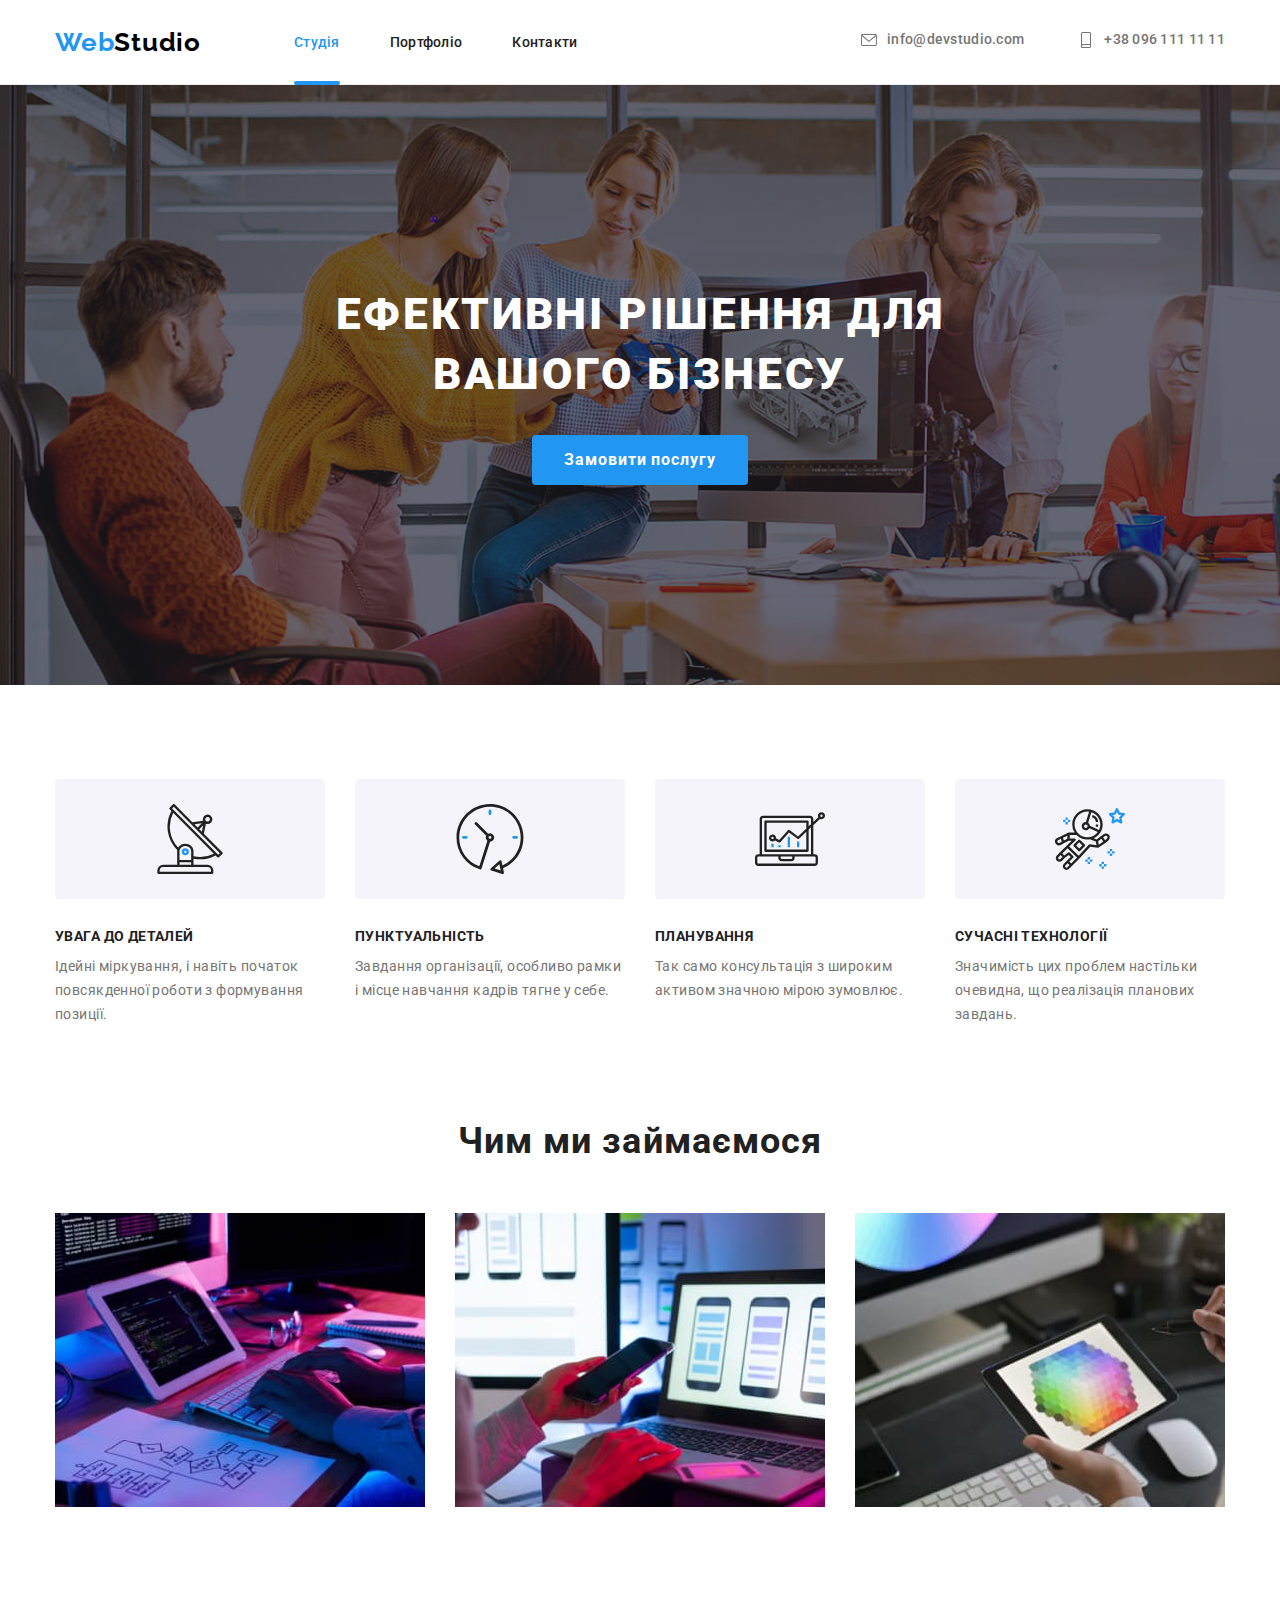
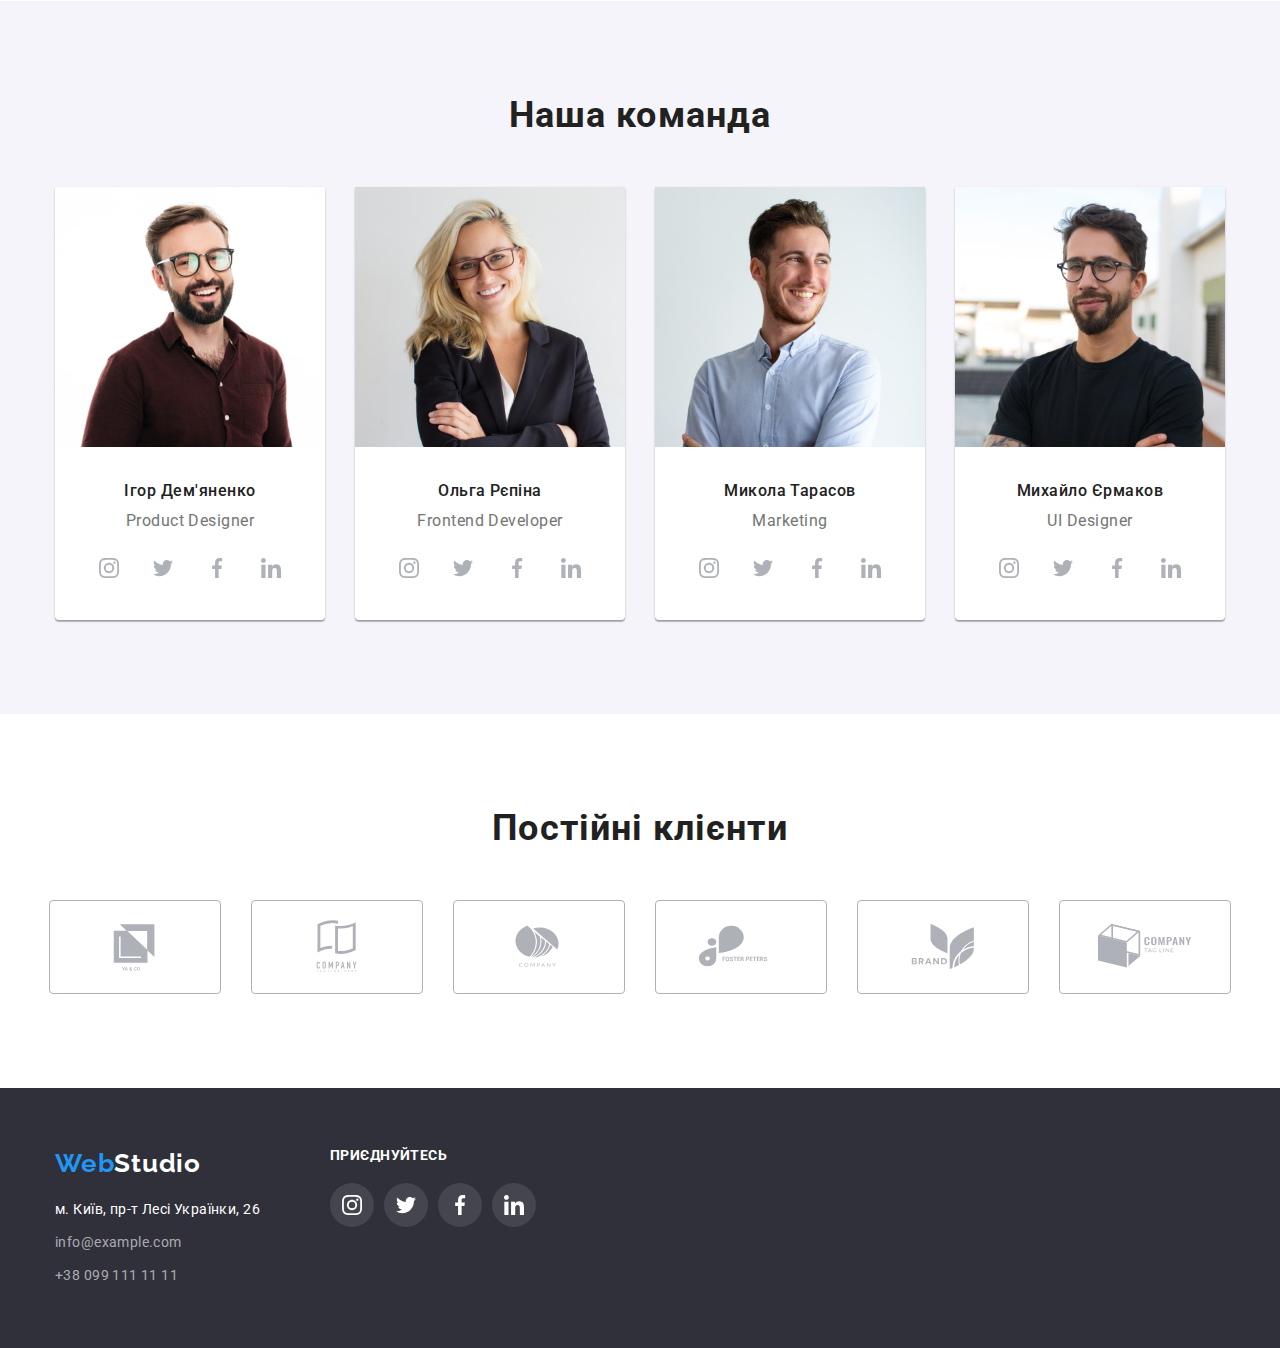
<file: index.html>
<!DOCTYPE html>
<html lang="uk">
  <head>
    <meta charset="UTF-8" />
    <meta name="viewport" content="width=device-width, initial-scale=1.0" />
    <link rel="preconnect" href="https://fonts.googleapis.com" />
    <link rel="preconnect" href="https://fonts.gstatic.com" crossorigin />
    <link
      href="https://fonts.googleapis.com/css2?family=Raleway:wght@700&family=Roboto:wght@400;500;700;900&display=swap"
      rel="stylesheet"
    />
    <link
      rel="stylesheet"
      href="https://cdnjs.cloudflare.com/ajax/libs/modern-normalize/1.1.0/modern-normalize.css"
    />
    <link rel="stylesheet" href="./css/styles.css" />
    <title>Головна</title>
  </head>
  <body>
    <header class="header">
      <!-- Flex container -->
      <div class="container container-header">
        <!-- Logo -->
        <a href="./index.html" class="logo link-accent"
          >Web<span class="logo-header">Studio</span></a
        >
        <!-- Navigation bar -->
        <nav>
          <ul class="navigation list">
            <li class="navigation-item">
              <a class="link-accent current" href="#">Студія</a>
            </li>
            <li class="navigation-item">
              <a class="link-accent" href="./portfolio.html">Портфоліо</a>
            </li>
            <li class="navigation-item">
              <a class="link-accent" href="#">Контакти</a>
            </li>
          </ul>
        </nav>
        <!-- Header contacts -->
        <div class="contacts">
          <a class="contacts-link link-accent" href="mailto:info@devstudio.com">
            <svg class="contacts-icon">
              <use href="./images/sprite.svg#envelope"></use>
            </svg>
            info@devstudio.com</a
          >
          <a class="contacts-link link-accent" href="tel:+380961111111">
            <svg class="contacts-icon">
              <use href="./images/sprite.svg#smartphone"></use>
            </svg>
            +38 096 111 11 11</a
          >
        </div>
      </div>
    </header>
    <main>
      <!-- Container with dark background -->
      <section class="slogan">
        <div class="bg-image">
          <div class="container">
            <h1 class="index-h1">Ефективні рішення для вашого бізнесу</h1>
            <button class="order-button" type="button">Замовити послугу</button>
          </div>
        </div>
      </section>
      <!-- Our advantages -->
      <section class="section section-no-padding-bottom">
        <div class="container">
          <h2 class="hidden">Про нас</h2>
          <!-- Our job description -->
          <ul class="advantages list">
            <li>
              <div class="advantages-block">
                <svg class="advantages-icon">
                  <use href="./images/sprite.svg#antenna"></use>
                </svg>
              </div>
              <h3>УВАГА ДО ДЕТАЛЕЙ</h3>
              <p>
                Ідейні міркування, і навіть початок повсякденної роботи з
                формування позиції.
              </p>
            </li>
            <li>
              <div class="advantages-block">
                <svg class="advantages-icon">
                  <use href="./images/sprite.svg#clock"></use>
                </svg>
              </div>
              <h3>ПУНКТУАЛЬНІСТЬ</h3>
              <p>
                Завдання організації, особливо рамки і місце навчання кадрів
                тягне у себе.
              </p>
            </li>
            <li>
              <div class="advantages-block">
                <svg class="advantages-icon">
                  <use href="./images/sprite.svg#diagram"></use>
                </svg>
              </div>
              <h3>ПЛАНУВАННЯ</h3>
              <p>
                Так само консультація з широким активом значною мірою зумовлює.
              </p>
            </li>
            <li>
              <div class="advantages-block">
                <svg class="advantages-icon">
                  <use href="./images/sprite.svg#astronaut"></use>
                </svg>
              </div>
              <h3>СУЧАСНІ ТЕХНОЛОГІЇ</h3>
              <p>
                Значимість цих проблем настільки очевидна, що реалізація
                планових завдань.
              </p>
            </li>
          </ul>
        </div>
      </section>
      <!-- Our job pictures -->
      <section class="section">
        <div class="container">
          <h2 class="index-h2">Чим ми займаємося</h2>
          <ul class="job-pictures list">
            <li>
              <img
                src="./images/img1.jpg"
                alt="Комп'ютерні програми"
                width="370"
                height="294"
              />
            </li>
            <li>
              <img
                src="./images/img2.jpg"
                alt="Мобільні додатки"
                width="370"
                height="294"
              />
            </li>
            <li>
              <img
                src="./images/img3.jpg"
                alt="Додатки для планшетів"
                width="370"
                height="294"
              />
            </li>
          </ul>
        </div>
      </section>
      <!-- Our team -->
      <section class="section team">
        <div class="container">
          <h2 class="index-h2">Наша команда</h2>
          <!-- Flex container -->
          <ul class="team-members list">
            <li class="team-member">
              <img
                src="./images/imgphoto1.jpg"
                alt="Ігор Дем'яненко"
                width="270"
                height="260"
              />
              <h3 class="team-member-name">Ігор Дем'яненко</h3>
              <p class="team-member-rank">Product Designer</p>
              <ul class="social list">
                <li>
                  <a class="social-link" href="#">
                    <svg class="social-icon">
                      <use href="./images/sprite.svg#instagram"></use>
                    </svg>
                  </a>
                </li>
                <li>
                  <a class="social-link" href="#">
                    <svg class="social-icon">
                      <use href="./images/sprite.svg#twitter"></use>
                    </svg>
                  </a>
                </li>
                <li>
                  <a class="social-link" href="#">
                    <svg class="social-icon">
                      <use href="./images/sprite.svg#facebook"></use>
                    </svg>
                  </a>
                </li>
                <li>
                  <a class="social-link" href="#">
                    <svg class="social-icon">
                      <use href="./images/sprite.svg#linkedin"></use>
                    </svg>
                  </a>
                </li>
              </ul>
            </li>
            <li class="team-member">
              <img
                src="./images/imgphoto2.jpg"
                alt="Ольга Рєпіна"
                width="270"
                height="260"
              />
              <h3 class="team-member-name">Ольга Рєпіна</h3>
              <p class="team-member-rank">Frontend Developer</p>
              <ul class="social list">
                <li>
                  <a class="social-link" href="#">
                    <svg class="social-icon">
                      <use href="./images/sprite.svg#instagram"></use>
                    </svg>
                  </a>
                </li>
                <li>
                  <a class="social-link" href="#">
                    <svg class="social-icon">
                      <use href="./images/sprite.svg#twitter"></use>
                    </svg>
                  </a>
                </li>
                <li>
                  <a class="social-link" href="#">
                    <svg class="social-icon">
                      <use href="./images/sprite.svg#facebook"></use>
                    </svg>
                  </a>
                </li>
                <li>
                  <a class="social-link" href="#">
                    <svg class="social-icon">
                      <use href="./images/sprite.svg#linkedin"></use>
                    </svg>
                  </a>
                </li>
              </ul>
            </li>
            <li class="team-member">
              <img
                src="./images/imgphoto3.jpg"
                alt="Микола Тарасов"
                width="270"
                height="260"
              />
              <h3 class="team-member-name">Микола Тарасов</h3>
              <p class="team-member-rank">Marketing</p>
              <ul class="social list">
                <li>
                  <a class="social-link" href="#">
                    <svg class="social-icon">
                      <use href="./images/sprite.svg#instagram"></use>
                    </svg>
                  </a>
                </li>
                <li>
                  <a class="social-link" href="#">
                    <svg class="social-icon">
                      <use href="./images/sprite.svg#twitter"></use>
                    </svg>
                  </a>
                </li>
                <li>
                  <a class="social-link" href="#">
                    <svg class="social-icon">
                      <use href="./images/sprite.svg#facebook"></use>
                    </svg>
                  </a>
                </li>
                <li>
                  <a class="social-link" href="#">
                    <svg class="social-icon">
                      <use href="./images/sprite.svg#linkedin"></use>
                    </svg>
                  </a>
                </li>
              </ul>
            </li>
            <li class="team-member">
              <img
                src="./images/imgphoto4.jpg"
                alt="Михайло Єрмаков"
                width="270"
                height="260"
              />
              <h3 class="team-member-name">Михайло Єрмаков</h3>
              <p class="team-member-rank">UI Designer</p>
              <ul class="social list">
                <li>
                  <a class="social-link" href="#">
                    <svg class="social-icon">
                      <use href="./images/sprite.svg#instagram"></use>
                    </svg>
                  </a>
                </li>
                <li>
                  <a class="social-link" href="#">
                    <svg class="social-icon">
                      <use href="./images/sprite.svg#twitter"></use>
                    </svg>
                  </a>
                </li>
                <li>
                  <a class="social-link" href="#">
                    <svg class="social-icon">
                      <use href="./images/sprite.svg#facebook"></use>
                    </svg>
                  </a>
                </li>
                <li>
                  <a class="social-link" href="#">
                    <svg class="social-icon">
                      <use href="./images/sprite.svg#linkedin"></use>
                    </svg>
                  </a>
                </li>
              </ul>
            </li>
          </ul>
        </div>
      </section>
      <section class="section">
        <div class="container">
          <h2 class="index-h2">Постійні клієнти</h2>
          <ul class="clients list">
            <li class="clients-item">
              <a class="clients-link link-accent" href="#">
                <svg class="clients-icon" width="106" height="60">
                  <use href="./images/sprite.svg#1"></use>
                </svg>
              </a>
            </li>
            <li class="clients-item">
              <a class="clients-link link-accent" href="#">
                <svg class="clients-icon" width="106" height="60">
                  <use href="./images/sprite.svg#2"></use>
                </svg>
              </a>
            </li>
            <li class="clients-item">
              <a class="clients-link link-accent" href="#">
                <svg class="clients-icon" width="106" height="60">
                  <use href="./images/sprite.svg#3"></use>
                </svg>
              </a>
            </li>
            <li class="clients-item">
              <a class="clients-link link-accent" href="#">
                <svg class="clients-icon" width="106" height="60">
                  <use href="./images/sprite.svg#4"></use>
                </svg>
              </a>
            </li>
            <li class="clients-item">
              <a class="clients-link link-accent" href="#">
                <svg class="clients-icon" width="106" height="60">
                  <use href="./images/sprite.svg#5"></use>
                </svg>
              </a>
            </li>
            <li class="clients-item">
              <a class="clients-link link-accent" href="#">
                <svg class="clients-icon" width="106" height="60">
                  <use href="./images/sprite.svg#6"></use>
                </svg>
              </a>
            </li>
          </ul>
        </div>
      </section>
    </main>
    <footer>
      <!-- Flex container -->
      <div class="container container-footer">
        <!-- Footer logo -->
        <div>
          <a href="./index.html" class="logo link-accent"
            >Web<span class="footer-logo">Studio</span></a
          >
          <!-- Footer contacts -->
          <address>
            <ul class="footer-contacts list">
              <li>
                <a
                  class="street"
                  href="https://www.google.com/maps/place/%D0%B1%D1%83%D0%BB.+%D0%9B%D0%B5%D1%81%D0%B8+%D0%A3%D0%BA%D1%80%D0%B0%D0%B8%D0%BD%D0%BA%D0%B8,+26,+%D0%9A%D0%B8%D0%B5%D0%B2,+02000/@50.4265807,30.5383858,17z/data=!3m1!4b1!4m5!3m4!1s0x40d4cf0e033ecbe9:0x57a4dffefec77da0!8m2!3d50.4265807!4d30.5383858"
                  target="_blank"
                  rel="noopener noreferrer"
                  >м. Київ, пр-т Лесі Українки, 26</a
                >
              </li>
              <li>
                <a
                  class="email-phone link-accent"
                  href="mailto:info@example.com"
                  >info@example.com</a
                >
              </li>
              <li>
                <a class="email-phone link-accent" href="tel:+38991111111"
                  >+38 099 111 11 11</a
                >
              </li>
            </ul>
          </address>
        </div>
        <div class="footer-links">
          <h3 class="footer-links-title">приєднуйтесь</h3>
          <ul class="social footer-social list">
            <li>
              <a class="footer-social-link social-link" href="#">
                <svg class="social-icon footer-social-icon">
                  <use href="./images/sprite.svg#instagram"></use>
                </svg>
              </a>
            </li>
            <li>
              <a class="footer-social-link social-link" href="#">
                <svg class="social-icon footer-social-icon">
                  <use href="./images/sprite.svg#twitter"></use>
                </svg>
              </a>
            </li>
            <li>
              <a class="footer-social-link social-link" href="#">
                <svg class="social-icon footer-social-icon">
                  <use href="./images/sprite.svg#facebook"></use>
                </svg>
              </a>
            </li>
            <li>
              <a class="footer-social-link social-link" href="#">
                <svg class="social-icon footer-social-icon">
                  <use href="./images/sprite.svg#linkedin"></use>
                </svg>
              </a>
            </li>
          </ul>
        </div>
      </div>
    </footer>
  </body>
</html>
</file>
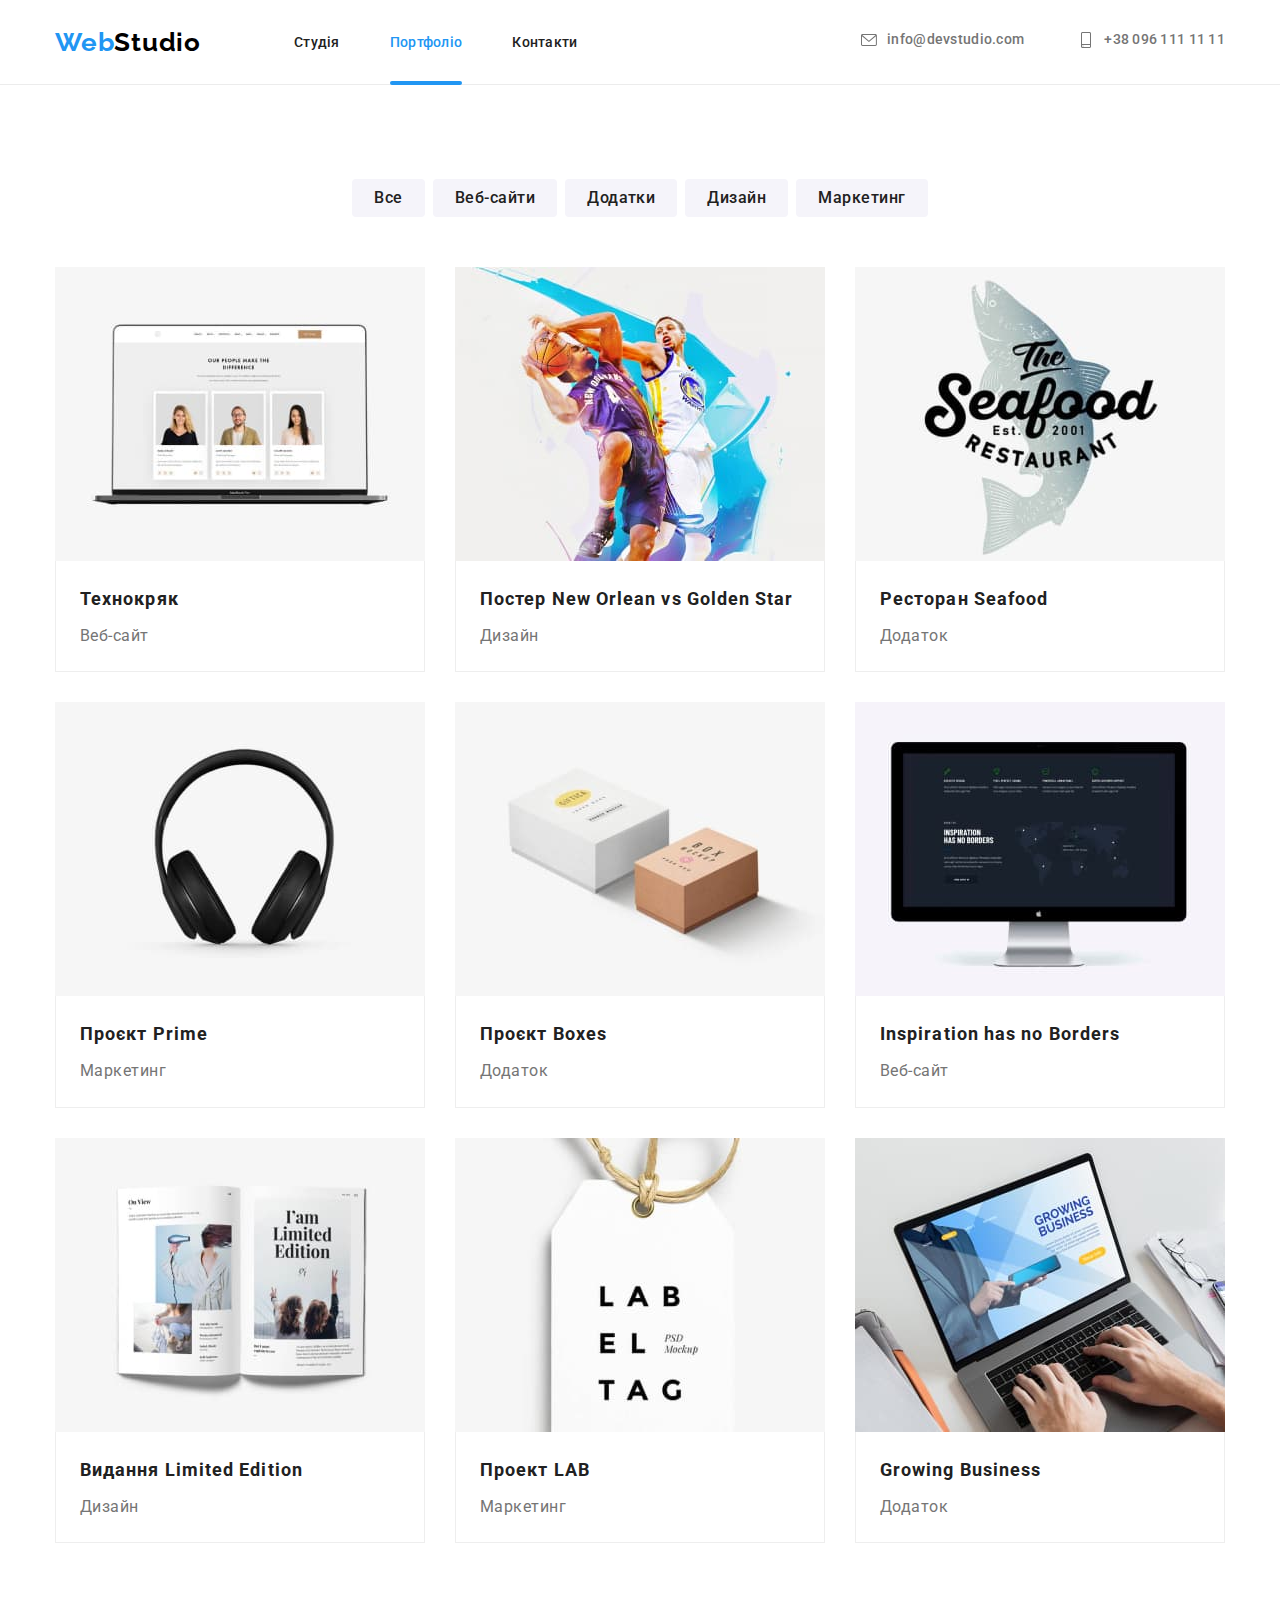
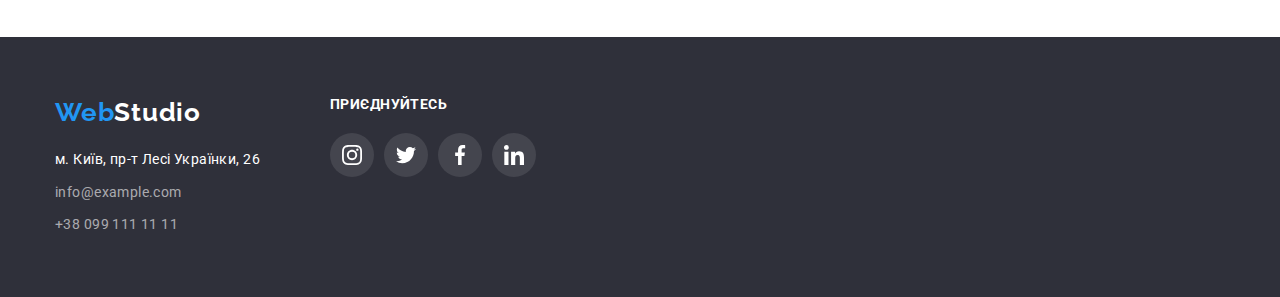
<file: portfolio.html>
<!DOCTYPE html>
<html lang="en">
  <head>
    <meta charset="UTF-8" />
    <meta http-equiv="X-UA-Compatible" content="IE=edge" />
    <meta name="viewport" content="width=device-width, initial-scale=1.0" />
    <link rel="preconnect" href="https://fonts.googleapis.com" />
    <link rel="preconnect" href="https://fonts.gstatic.com" crossorigin />
    <link
      href="https://fonts.googleapis.com/css2?family=Raleway:wght@700&family=Roboto:wght@400;500;700&display=swap"
      rel="stylesheet"
    />
    <link
      rel="stylesheet"
      href="https://cdnjs.cloudflare.com/ajax/libs/modern-normalize/1.1.0/modern-normalize.css"
    />
    <link rel="stylesheet" href="./css/styles.css" />
    <title>Портфоліо</title>
  </head>
  <body>
    <header class="header">
      <!-- Flex container -->
      <div class="container container-header">
        <!-- Logo -->
        <a href="./index.html" class="logo link-accent"
          >Web<span class="logo-header">Studio</span></a
        >
        <!-- Navigation bar -->
        <nav>
          <ul class="navigation list">
            <li class="navigation-item">
              <a class="link-accent" href="./index.html">Студія</a>
            </li>
            <li class="navigation-item">
              <a class="link-accent current" href="#">Портфоліо</a>
            </li>
            <li class="navigation-item">
              <a class="link-accent" href="#">Контакти</a>
            </li>
          </ul>
        </nav>
        <!-- Header contacts -->
        <div class="contacts">
          <a class="contacts-link link-accent" href="mailto:info@devstudio.com">
            <svg class="contacts-icon">
              <use href="./images/sprite.svg#envelope"></use>
            </svg>
            info@devstudio.com</a
          >
          <a class="contacts-link link-accent" href="tel:+380961111111">
            <svg class="contacts-icon">
              <use href="./images/sprite.svg#smartphone"></use>
            </svg>
            +38 096 111 11 11</a
          >
        </div>
      </div>
    </header>
    <main>
      <section class="section">
        <div class="container">
          <!-- Hidden header -->
          <h1 class="hidden">Наші проєкти</h1>
          <!-- Buttons -->
          <ul class="buttons list">
            <li><button class="button" type="button">Все</button></li>
            <li><button class="button" type="button">Веб-сайти</button></li>
            <li><button class="button" type="button">Додатки</button></li>
            <li><button class="button" type="button">Дизайн</button></li>
            <li><button class="button" type="button">Маркетинг</button></li>
          </ul>
          <!-- Our projects -->
          <ul class="projects list">
            <li class="project-item">
              <img
                src="./images/portfolio/imgportfolio1.jpg"
                alt="Технокряк"
                width="370"
                height="294"
              />

              <div class="project-text">
                <h2 class="project-text-header">Технокряк</h2>
                <p class="project-text-p">Веб-сайт</p>
              </div>
            </li>
            <li class="project-item">
              <img
                src="./images/portfolio/imgportfolio2.jpg"
                alt="Дизайн Постера"
                width="370"
                height="294"
              />
              <div class="project-text">
                <h2 class="project-text-header">
                  Постер New Orlean vs Golden Star
                </h2>
                <p class="project-text-p">Дизайн</p>
              </div>
            </li>
            <li class="project-item">
              <img
                src="./images/portfolio/imgportfolio3.jpg"
                alt="Додаток Ресторан Seafood"
                width="370"
                height="294"
              />
              <div class="project-text">
                <h2 class="project-text-header">Ресторан Seafood</h2>
                <p class="project-text-p">Додаток</p>
              </div>
            </li>
            <li class="project-item">
              <img
                src="./images/portfolio/imgportfolio4.jpg"
                alt="Проєкт Prime"
                width="370"
                height="294"
              />
              <div class="project-text">
                <h2 class="project-text-header">Проєкт Prime</h2>
                <p class="project-text-p">Маркетинг</p>
              </div>
            </li>
            <li class="project-item">
              <img
                src="./images/portfolio/imgportfolio5.jpg"
                alt="Проєкт Boxes"
                width="370"
                height="294"
              />
              <div class="project-text">
                <h2 class="project-text-header">Проєкт Boxes</h2>
                <p class="project-text-p">Додаток</p>
              </div>
            </li>
            <li class="project-item">
              <img
                src="./images/portfolio/imgportfolio6.jpg"
                alt="Веб-сайт"
                width="370"
                height="294"
              />
              <div class="project-text">
                <h2 class="project-text-header">Inspiration has no Borders</h2>
                <p class="project-text-p">Веб-сайт</p>
              </div>
            </li>
            <li class="project-item">
              <img
                src="./images/portfolio/imgportfolio7.jpg"
                alt="Видання Limited Edition"
                width="370"
                height="294"
              />
              <div class="project-text">
                <h2 class="project-text-header">Видання Limited Edition</h2>
                <p class="project-text-p">Дизайн</p>
              </div>
            </li>
            <li class="project-item">
              <img
                src="./images/portfolio/imgportfolio8.jpg"
                alt="Проект LAB"
                width="370"
                height="294"
              />
              <div class="project-text">
                <h2 class="project-text-header">Проект LAB</h2>
                <p class="project-text-p">Маркетинг</p>
              </div>
            </li>
            <li class="project-item">
              <img
                src="./images/portfolio/imgportfolio9.jpg"
                alt="Додаток Growing Business"
                width="370"
                height="294"
              />
              <div class="project-text">
                <h2 class="project-text-header">Growing Business</h2>
                <p class="project-text-p">Додаток</p>
              </div>
            </li>
          </ul>
        </div>
      </section>
    </main>
    <footer>
      <!-- Flex container -->
      <div class="container container-footer">
        <!-- Footer logo -->
        <div>
          <a href="./index.html" class="logo link-accent"
            >Web<span class="footer-logo">Studio</span></a
          >
          <!-- Footer contacts -->
          <address>
            <ul class="footer-contacts list">
              <li>
                <a
                  class="street"
                  href="https://www.google.com/maps/place/%D0%B1%D1%83%D0%BB.+%D0%9B%D0%B5%D1%81%D0%B8+%D0%A3%D0%BA%D1%80%D0%B0%D0%B8%D0%BD%D0%BA%D0%B8,+26,+%D0%9A%D0%B8%D0%B5%D0%B2,+02000/@50.4265807,30.5383858,17z/data=!3m1!4b1!4m5!3m4!1s0x40d4cf0e033ecbe9:0x57a4dffefec77da0!8m2!3d50.4265807!4d30.5383858"
                  target="_blank"
                  rel="noopener noreferrer"
                  >м. Київ, пр-т Лесі Українки, 26</a
                >
              </li>
              <li>
                <a
                  class="email-phone link-accent"
                  href="mailto:info@example.com"
                  >info@example.com</a
                >
              </li>
              <li>
                <a class="email-phone link-accent" href="tel:+38991111111"
                  >+38 099 111 11 11</a
                >
              </li>
            </ul>
          </address>
        </div>
        <div class="footer-links">
          <h3 class="footer-links-title">приєднуйтесь</h3>
          <ul class="social footer-social list">
            <li>
              <a class="footer-social-link social-link" href="#">
                <svg class="social-icon footer-social-icon">
                  <use href="./images/sprite.svg#instagram"></use>
                </svg>
              </a>
            </li>
            <li>
              <a class="footer-social-link social-link" href="#">
                <svg class="social-icon footer-social-icon">
                  <use href="./images/sprite.svg#twitter"></use>
                </svg>
              </a>
            </li>
            <li>
              <a class="footer-social-link social-link" href="#">
                <svg class="social-icon footer-social-icon">
                  <use href="./images/sprite.svg#facebook"></use>
                </svg>
              </a>
            </li>
            <li>
              <a class="footer-social-link social-link" href="#">
                <svg class="social-icon footer-social-icon">
                  <use href="./images/sprite.svg#linkedin"></use>
                </svg>
              </a>
            </li>
          </ul>
        </div>
      </div>
    </footer>
  </body>
</html>
</file>
<file: css/styles.css>
/* ---General--- */
:root {
  --color-text: #212121;
  --color-accent: #2196f3;
  --color-white: #ffffff;
  --color-black: #000000;
  --color-light-grey: #ececec;
  --color-dark-grey: #757575;
  --color-bg-dark: #2f303a;
  --color-bg-light: #f5f4fa;
}

body {
  font-family: 'Roboto', sans-serif;
  font-weight: 400;
  color: var(--color-text);
}

.container {
  max-width: 1200px;
  padding: 0px 15px;
  margin: 0px auto;
}

h1,
h2,
h3,
h4,
h5,
h6,
p,
ul {
  margin: 0;
  padding: 0;
}

.section {
  padding: 94px 0px;
}

.section-no-padding-bottom {
  padding-bottom: 0;
}

.hidden {
  display: none;
}

.list {
  list-style: none;
}

/* ---Header--- */

.container-header {
  display: flex;
  align-items: center;
}

.header {
  border-bottom: 1px solid var(--color-light-grey);
}

/* Header logo */

.logo {
  font-family: 'Raleway';
  font-weight: 700;
  font-size: 26px;
  line-height: 1.19;
  letter-spacing: 0.03em;
  color: var(--color-accent);
  text-decoration: none;
}

.logo-header {
  color: var(--color-black);
  margin-right: 93px;
}

/* Header navigation */

.navigation {
  display: flex;
}

.navigation-item a {
  text-decoration: none;
  color: inherit;
  font-weight: 500;
  font-size: 14px;
  line-height: 1.14;
  letter-spacing: 0.02em;
}

.navigation li:not(:last-child) {
  margin-right: 50px;
}

/* Header contacts */

.contacts {
  margin-left: auto;
  padding: 32px 0px;
}

.contacts-link:not(:last-child) {
  margin-right: 50px;
}



.contacts-link {
  display: inline-flex;
  align-items: center;

  text-decoration: none;
  font-weight: 500;
  font-size: 14px;
  line-height: 1.14;
  letter-spacing: 0.02em;

  color: var(--color-dark-grey);
}

.contacts-icon {
  width: 16px;
  height: 16px;
  margin-right: 10px;
  fill: currentColor;
}

/* -Header dynamic changes- */

.link-accent {
  /* Transition */
  transition-property: color;
  transition-duration: 250ms;
  transition-timing-function: cubic-bezier(0.4, 0, 0.2, 1);
}

.link-accent:hover,
.link-accent:focus {
  color: var(--color-accent);
}

.navigation-item .current {
  color: var(--color-accent);
}

.navigation-item {
  position: relative;
}

.navigation-item .current::after {
  content: '';
  width: 100%;
  height: 4px;
  background-color: var(--color-accent);
  border-radius: 2px;
  position: absolute;
  left: 0;
  top: 48px;
}

/* Main studio page */
/* =============== */
/* ---Main--- */

/* Main title */

.index-h1 {
  width: 696px;
  font-weight: 900;
  font-size: 44px;
  line-height: 1.36;
  text-align: center;
  letter-spacing: 0.06em;
  text-transform: uppercase;
  color: var(--color-white);
  margin: 0px auto 30px auto;
  padding-top: 200px;
}

.slogan {
  text-align: center;
  background-color: var(--color-bg-dark);
}

.bg-image {
  background-image: linear-gradient(
      to right,
      rgba(47, 48, 58, 0.4),
      rgba(47, 48, 58, 0.4)
    ),
    url('/images/Img.jpg');
  max-width: 1600px;
  height: 600px;
  margin: 0 auto;
}

/* Button */

.order-button {
  padding: 10px 32px;
  background-color: var(--color-accent);
  border-radius: 4px;
  border: none;
  font-family: inherit;
  font-weight: 700;
  font-size: 16px;
  line-height: 1.88;
  letter-spacing: 0.06em;
  color: var(--color-white);
}

.order-button:hover {
  cursor: pointer;
}

/* Advantages */

.advantages {
  display: flex;
}

.advantages li:not(:last-child) {
  margin-right: 30px;
}

.advantages li {
  width: 270px;
}

.advantages h3 {
  font-weight: 700;
  font-size: 14px;
  line-height: 1.14;
  letter-spacing: 0.03em;
  text-transform: uppercase;
  margin-top: 0;
  margin-bottom: 10px;
}

.advantages p {
  font-size: 14px;
  line-height: 1.71;
  letter-spacing: 0.03em;
  color: var(--color-dark-grey);
}

.advantages-block {
  display: flex;
  justify-content: center;
  background: var(--color-bg-light);
  border-radius: 4px;
  margin-bottom: 30px;
}
.advantages-icon {
  width: 270px;
  height: 120px;
  padding: 25px 100px;
}

/* Our job pictures */

.index-h2 {
  margin-bottom: 50px;
  text-align: center;
  font-weight: 700;
  font-size: 36px;
  line-height: 1.166;
  letter-spacing: 0.03em;
}

.job-pictures {
  display: flex;
  justify-content: center;
}

.job-pictures li {
  width: 370px;
  height: 294px;
}

.job-pictures li:not(:last-child) {
  margin-right: 30px;
}

/* Our team */

.team {
  background-color: var(--color-bg-light);
}

.team-members {
  display: flex;
  justify-content: center;
}

.team-member:not(:last-child) {
  margin-right: 30px;
}

.team-member img {
  margin-bottom: 30px;
}
.team-member {
  background: var(--color-white);
  box-shadow: 0px 1px 3px rgba(0, 0, 0, 0.12), 0px 1px 1px rgba(0, 0, 0, 0.14),
    0px 2px 1px rgba(0, 0, 0, 0.2);
  border-radius: 0px 0px 4px 4px;
}
.team-member-name {
  margin-bottom: 10px;
  font-weight: 500;
  font-size: 16px;
  line-height: 1.19;
  letter-spacing: 0.03em;
  text-align: center;
}

.team-member-rank {
  display: block;
  text-align: center;
  font-size: 16px;
  line-height: 1.19;
  letter-spacing: 0.03em;
  color: var(--color-dark-grey);
  margin-top: 0;
  margin-bottom: 16px;
}

.social {
  display: flex;
  justify-content: center;
  gap: 10px;
  padding-bottom: 30px;
}

.social-link {
  display: block;

  width: 44px;
  height: 44px;

  border-radius: 50%;

  display: flex;
  justify-content: center;
  align-items: center;

  background-color: var(--color-white);
  color: #afb1b8;

  /* Transition */
  transition-property: color, background-color;
  transition-duration: 250ms;
  transition-timing-function: cubic-bezier(0.4, 0, 0.2, 1);
}
.social-icon {
  fill: currentColor;
  width: 20px;
  height: 20px;
}

.social-link:hover,
.social-link:focus {
  background-color: var(--color-accent);
  color: var(--color-white);
}

.clients {
  display: flex;
  justify-content: center;
  gap: 30px;
}

.clients-link {
  border: 1px solid #afb1b8;
  border-radius: 4px;
  color: #afb1b8;
  display: flex;
  justify-content: center;
  align-items: center;

  /* Transition */
  transition-property: color, border;
  transition-duration: 250ms;
  transition-timing-function: cubic-bezier(0.4, 0, 0.2, 1);
}

.clients-icon {
  width: 170px;
  height: 92px;
  padding: 16px 32px;
  fill: currentColor;
}

.clients-link:hover,
.clients-link:focus {
  color: var(--color-accent);
  border: 1px solid var(--color-accent);
}

/* =================== */
/* !Main Portfolio page */
/* =================== */

.buttons {
  margin-bottom: 50px;
  display: flex;
  justify-content: center;
}

.button {
  padding: 6px 22px;
  font-family: inherit;
  color: inherit;
  font-weight: 500;
  font-size: 16px;
  line-height: 1.625;
  letter-spacing: 0.03em;
  border: none;
  background-color: var(--color-bg-light);
  border-radius: 4px;

  
  /* Transition */
  transition-property: color, background-color, box-shadow;
  transition-duration: 250ms;
  transition-timing-function: cubic-bezier(0.4, 0, 0.2, 1);
}

.buttons li:not(:last-child) {
  margin-right: 8px;
}

.button:hover,
.button:focus {
  color: var(--color-white);
  background-color: var(--color-accent);
  cursor: pointer;
  box-shadow: 0px 3px 1px rgba(0, 0, 0, 0.1), 0px 1px 2px rgba(0, 0, 0, 0.08),
    0px 2px 2px rgba(0, 0, 0, 0.12);
  
}

/* Our projects */

.projects {
  display: flex;
  flex-wrap: wrap;
}

.project-item img {
  display: block;
  max-width: 100%;
  height: auto;
}

.project-item:not(:nth-child(n + 7)) {
  margin-bottom: 30px;
}

.project-item:not(:nth-child(3n)) {
  margin-right: 30px;
}

.project-item {
  /* Transition */
  transition-property: box-shadow;
  transition-duration: 250ms;
  transition-timing-function: cubic-bezier(0.4, 0, 0.2, 1);
}

.project-item:hover,
.project-item:focus {
  box-shadow: 0px 1px 1px rgba(0, 0, 0, 0.12), 0px 4px 4px rgba(0, 0, 0, 0.06),
    1px 4px 6px rgba(0, 0, 0, 0.16);
}

.project-text {
  padding: 20px 24px;
  border: 1px solid #eeeeee;
  border-top: none;
}
.project-text-header {
  font-weight: 700;
  font-size: 18px;
  line-height: 2;
  letter-spacing: 0.06em;
  margin-bottom: 4px;
}

.project-text-p {
  font-size: 16px;
  line-height: 1.88;
  letter-spacing: 0.03em;
  color: var(--color-dark-grey);
}

/* ---Footer--- */

footer {
  background-color: var(--color-bg-dark);
}

.container-footer {
  padding: 60px 15px;
  display: flex;
}

/* Footer logo */

.footer-logo {
  color: var(--color-white);
}

/* Footer contact details */

.footer-contacts {
  margin: 20px 0px 0px 0px;
}

.footer-contacts li:not(:last-child) {
  margin-bottom: 9px;
}

.street {
  font-size: 14px;
  line-height: 1.71;
  letter-spacing: 0.03em;
  color: var(--color-white);
  text-decoration: none;
  font-style: normal;
}

.email-phone {
  font-size: 14px;
  line-height: 1.71;
  letter-spacing: 0.03em;
  color: rgba(255, 255, 255, 0.6);
  text-decoration: none;
  font-style: normal;
}

.footer-contacts {
  margin-right: 70px;
}

.footer-links-title {
  font-weight: 700;
  font-size: 14px;
  line-height: 1.14;
  letter-spacing: 0.03em;
  text-transform: uppercase;
  color: var(--color-white);
  margin-bottom: 20px;
}

.footer-social-link {
  background-color: rgba(255, 255, 255, 0.1);
  color: var(--color-white);
}

.footer-social-icon {
  fill: currentColor;
}

.footer-social-link:hover,
.footer-social-link:focus {
  background-color: var(--color-accent);
}
</file>
